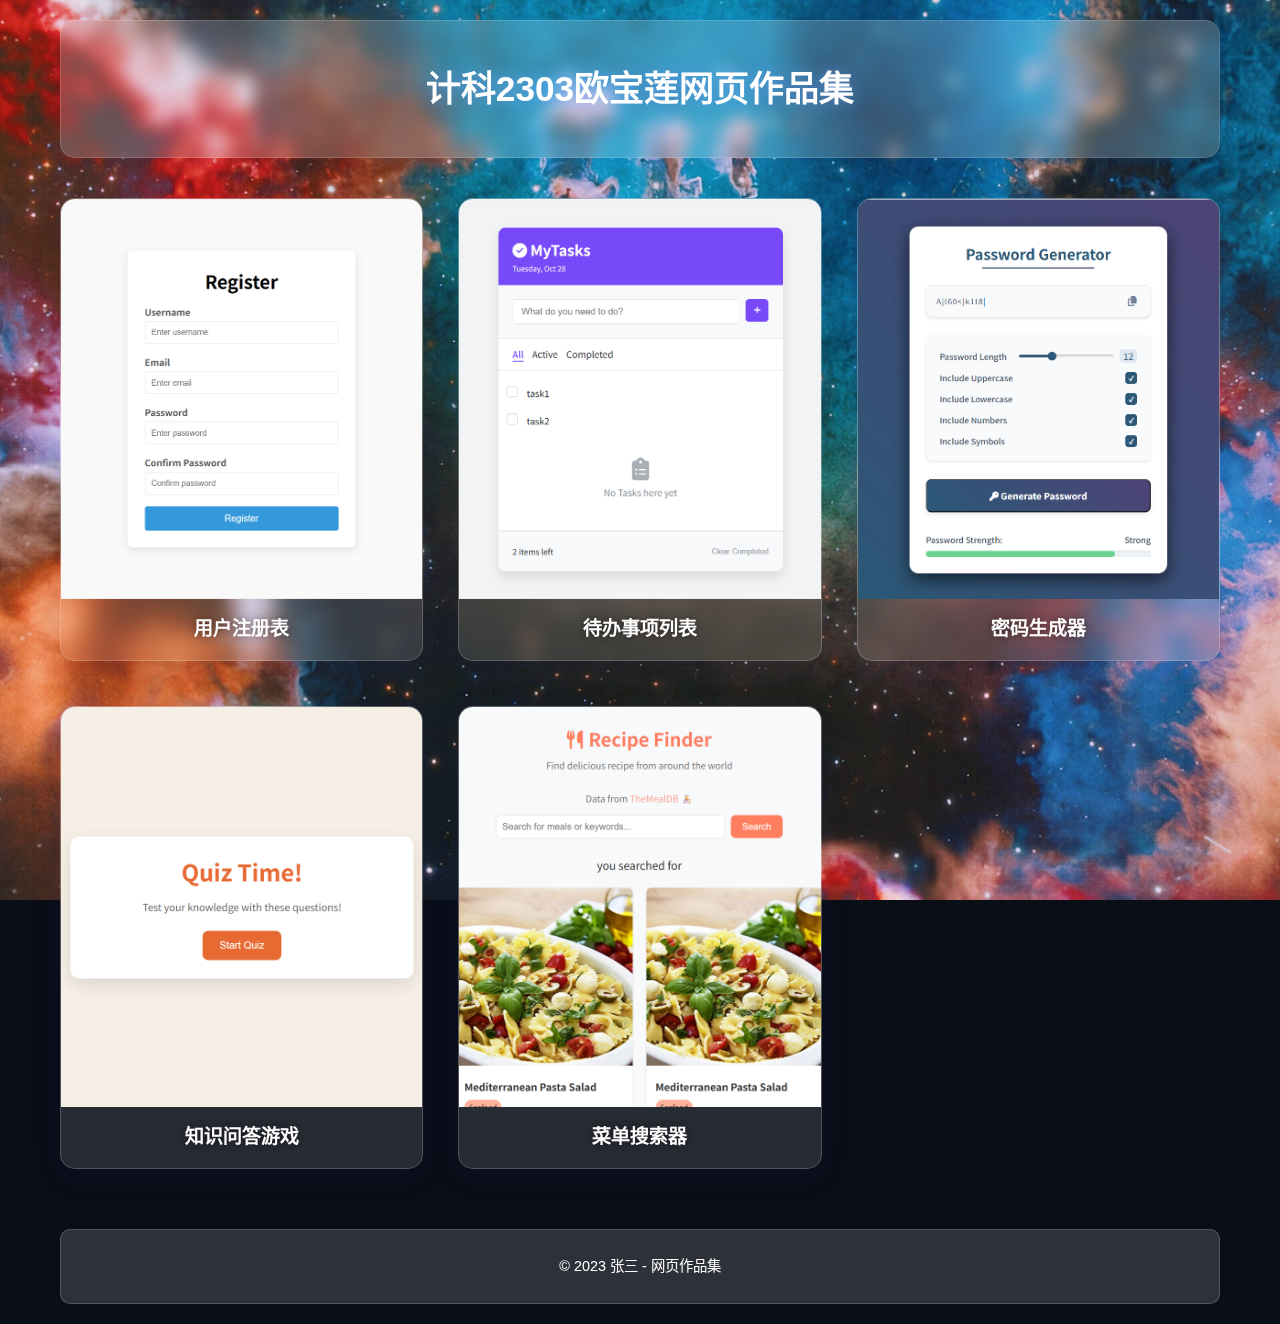
<file: index.html>
<!DOCTYPE html>
<html lang="zh-CN">
<head>
    <meta charset="UTF-8">
    <meta name="viewport" content="width=device-width, initial-scale=1.0">
    <title>项目成果展示</title>
    <link rel="stylesheet" href="style.css">
    <link rel="stylesheet" href="https://cdnjs.cloudflare.com/ajax/libs/font-awesome/6.7.2/css/all.min.css">
</head>
<body>
    <div class="container">
        <header>
            <h1>计科2303欧宝莲网页作品集</h1>
        </header>

        <main>
            <div class="project-grid">
                <a href="projects/Registration-form/index.html" class="project-card">
                    <div class="card-image">
                        <img src="images/Registration-Form.png" alt="用户注册表项目封面">
                        <div class="image-overlay"></div>
                    </div>
                    <div class="card-title">用户注册表</div>
                </a>

                <a href="projects/TODO/index.html" class="project-card">
                    <div class="card-image">
                        <img src="images/TODO-List.png" alt="待办事项列表项目封面">
                        <div class="image-overlay"></div>
                    </div>
                    <div class="card-title">待办事项列表</div>
                </a>

                <a href="projects/Password Generator/index.html" class="project-card">
                    <div class="card-image">
                        <img src="images/Password Generator.png" alt="密码生成器项目封面">
                        <div class="image-overlay"></div>
                    </div>
                    <div class="card-title">密码生成器</div>
                </a>

                <a href="projects/quiz game/index.html" class="project-card">
                    <div class="card-image">
                        <img src="images/QuizGame.png" alt="知识问答游戏项目封面">
                        <div class="image-overlay"></div>
                    </div>
                    <div class="card-title">知识问答游戏</div>
                </a>

                <a href="projects/Recipe Finder/index.html" class="project-card">
                    <div class="card-image">
                        <img src="images/Recipe-Finder.png" alt="菜单搜索器项目封面">
                        <div class="image-overlay"></div>
                    </div>
                    <div class="card-title">菜单搜索器</div>
                </a>
            </div>
        </main>

        <footer>
            <p>&copy; 2023 张三 - 网页作品集</p>
        </footer>
    </div>
</body>
</html>
</file>
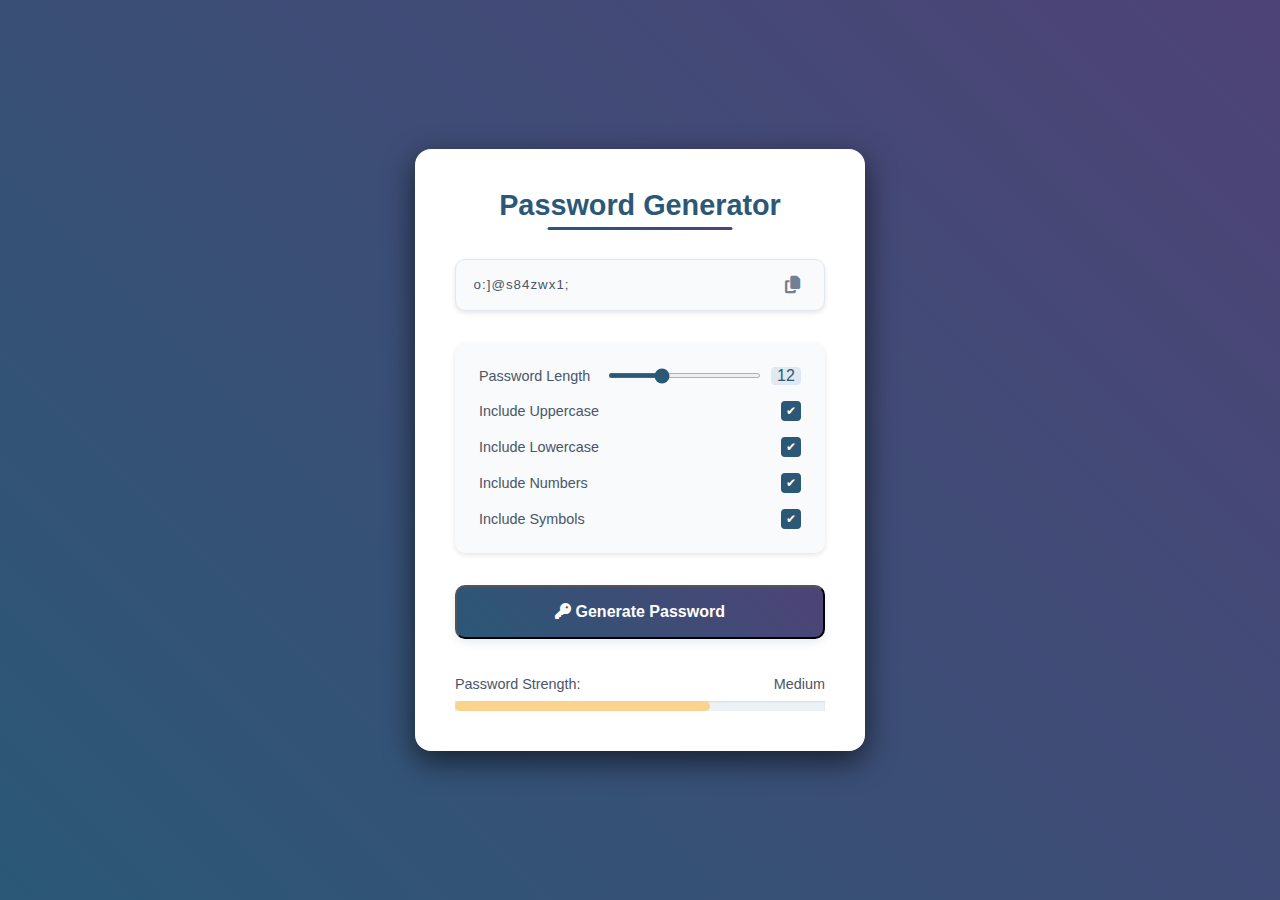
<file: projects/Password Generator/index.html>
<!DOCTYPE html>
<html lang="en">
<head>
    <meta charset="UTF-8">
    <meta name="viewport" content="width=device-width, initial-scale=1.0">
    <title>Password Generator</title>
    <link rel="stylesheet" href="style.css" />
    <link rel="stylesheet" href="https://cdnjs.cloudflare.com/ajax/libs/font-awesome/6.7.2/css/all.min.css" integrity="sha512-Evv84Mr4kqVGRNSgIGL/F/aIDqQb7xQ2vcrdIwxfjThSH8CSR7PBEakCr51Ck+w+/U6swU2Im1vVX0SVk9ABhg==" crossorigin="anonymous" referrerpolicy="no-referrer" />
</head>
<body>
    <div class="container">
        <h1>Password Generator</h1>
        <div class="password-container">
            <input type="text" readonly id="password" />
            <i class="fa-solid fa-copy" id="copy-btn" title="Copy to Clipboard"></i>
        </div>
        <div class="options">
            <div class="option">
                <label for="length">Password Length</label>
                <div class="range-container">
                    <input type="range" id="length" min="6" max="24" value="12" />
                    <span id="length-value" >12</span>
                </div>
            </div>

            <div class="option">
                <label for="uppercase">Include Uppercase</label>
                <input type="checkbox" id="uppercase" checked />
            </div>

            <div class="option">
                <label for="lowercase">Include Lowercase</label>
                <input type="checkbox" id="lowercase" checked />
            </div>

            <div class="option">
                <label for="numbers">Include Numbers</label>
                <input type="checkbox" id="numbers" checked />
            </div>

            <div class="option">
                <label for="symbols">Include Symbols</label>
                <input type="checkbox" id="symbols" checked />
            </div>

        </div>

        <button id="generate-btn">
            <i class="fa-solid fa-key"></i>
            Generate Password
        </button>

        <div class="strength-container">
            <p>Password Strength: <span id="strength-label">Medium</span></p>
            <div class="strength-meter">
                <div class="strength-bar"></div>
            </div>
        </div>
    </div>
    <script src="script.js"></script>
</body>
</html>
</file>
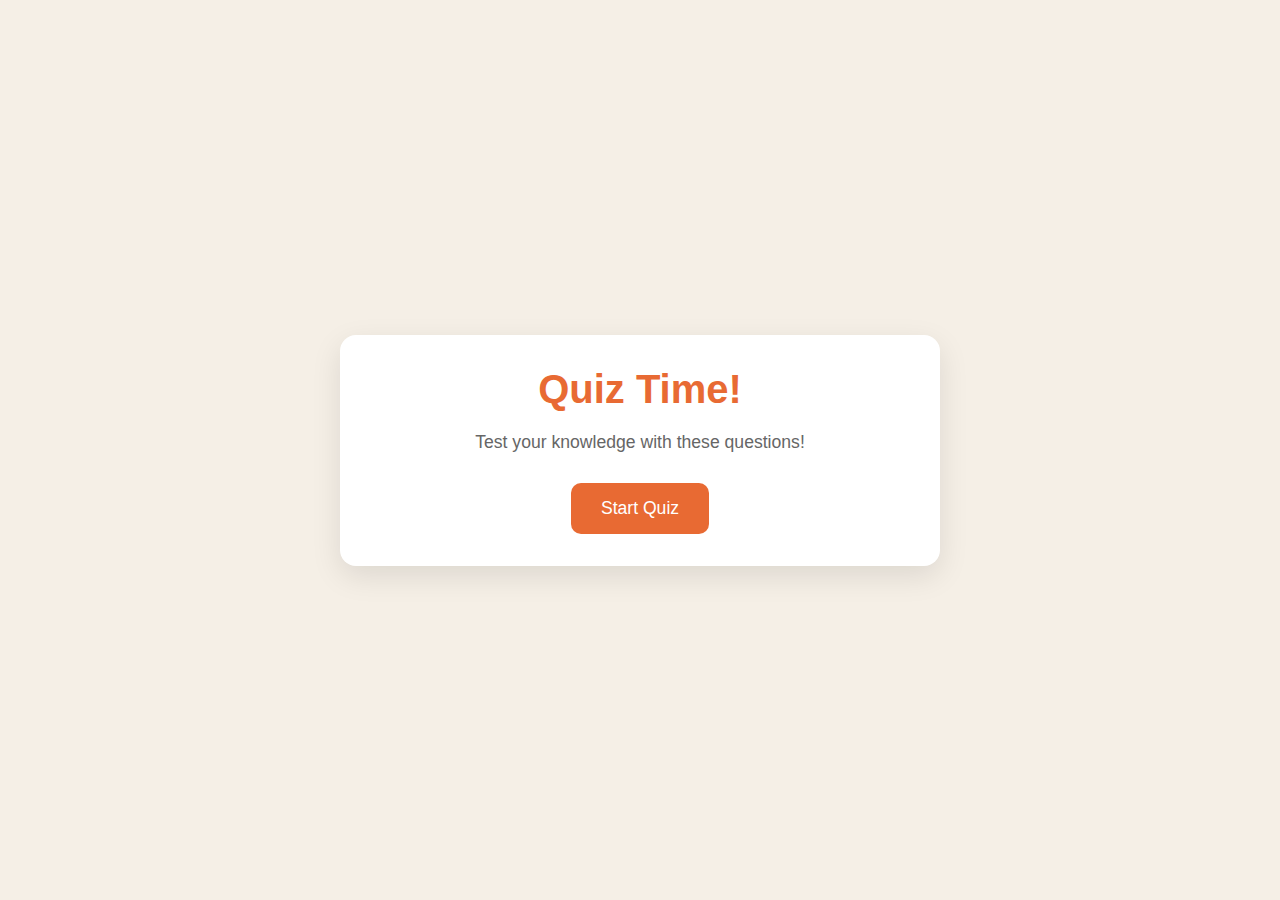
<file: projects/quiz game/index.html>
<!DOCTYPE html>
<html lang="en">
<head>
    <meta charset="UTF-8">
    <meta name="viewport" content="width=device-width, initial-scale=1.0">
    <title>Quiz Game</title>
    <link rel="stylesheet" href="style.css"
</head>
<body>
    <div class="container">
        <div class="screen active" id="start-screen">
            <h1>
                Quiz Time!
            </h1>
            <p>Test your knowledge with these questions!</p>
            <button id="start-btn">Start Quiz</button>
        </div>

        <div class="screen " id="quiz-screen">
            <div class="quiz-header">
                <h2 id="questions-text">Question goes here</h2>
                <div class="quiz-info">
                    <p>Question <span id="current-question">1 </span>of <span id="total-questions">5</span> </p>
                    <p>Score:<span id="score">0</span></p>
                </div>
            </div>

            <div class="answers-container" id="answers-container">
                <!--
                <button class="answer-btn" data-correct="true/false">Answer Text 1</button>
                <button class="answer-btn" data-correct="true/false">Answer Text 2</button>
                <button class="answer-btn" data-correct="true/false">Answer Text 3</button>
                <button class="answer-btn" data-correct="true/false">Answer Text 4</button>-->
            </div>

            <div class="progress-bar">
                <div id="progress" class="progress"></div>
            </div>
        </div>

        <div class="screen " id="result-screen">
            <h1>Quiz Result!</h1>
            <div class="result-info">
                <p>You scored <span id="final-score">0 </span>out of <span id="max-score">5 </span></p>
                <div class="result-message">
                    Good JOb!
                </div>
            </div>
            <button id="result-btn">Restart Quiz</button>
        </div>
    </div>
    <script src="script.js"></script>
</body>
</html>
</file>
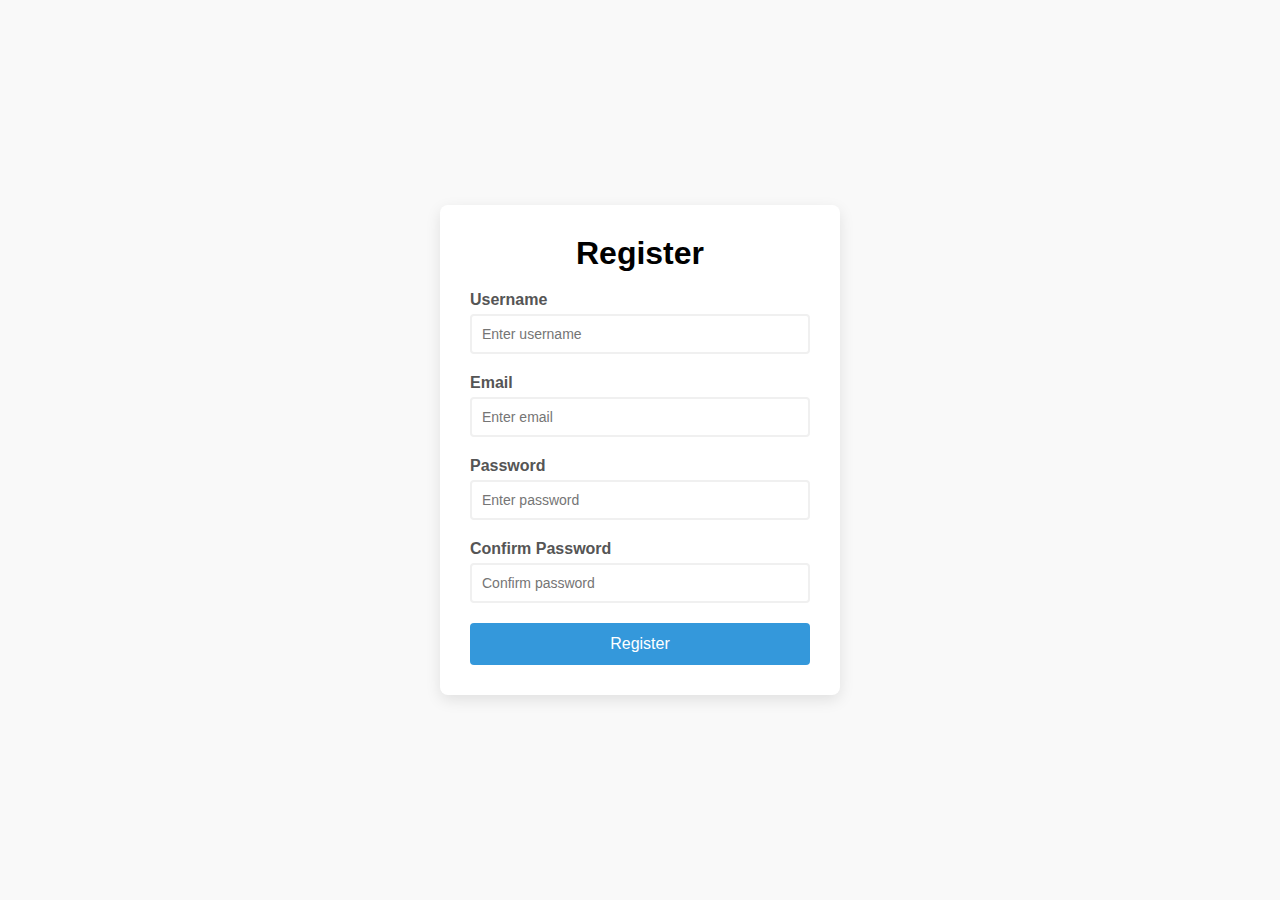
<file: projects/Registration-form/index.html>
<!DOCTYPE html>
<html lang="en">
<head>
    <meta charset="UTF-8">
    <meta name="viewport" content="width=device-width, initial-scale=1.0">
    <title>New Form</title>
    <link  rel="stylesheet" href="./style.css" />
</head>
<body>
    <div class="container">
        <form id="registration-form">
            <h1>Register</h1>

            <div class="form-item">
                <label for="username">Username</label>
                <input type="text" id="username" placeholder="Enter username">
                <small></small>
            </div>

            <div class="form-item">
                <label for="email">Email</label>
                <input type="text" id="email" placeholder="Enter email">
                <small></small>
            </div>

            <div class="form-item">
                <label for="password">Password</label>
                <input type="password"  id="password" placeholder="Enter password" >
                <small></small>
            </div>

            <div class="form-item">
                <label for="confirmPassword">Confirm Password</label>
                <input type="password" id="confirmPassword" placeholder="Confirm password">
                <small></small>
            </div>

            <button type="submit">Register</button>

        </form>
    </div>
    <script src="script.js"></script>
</body>
</html>
</file>
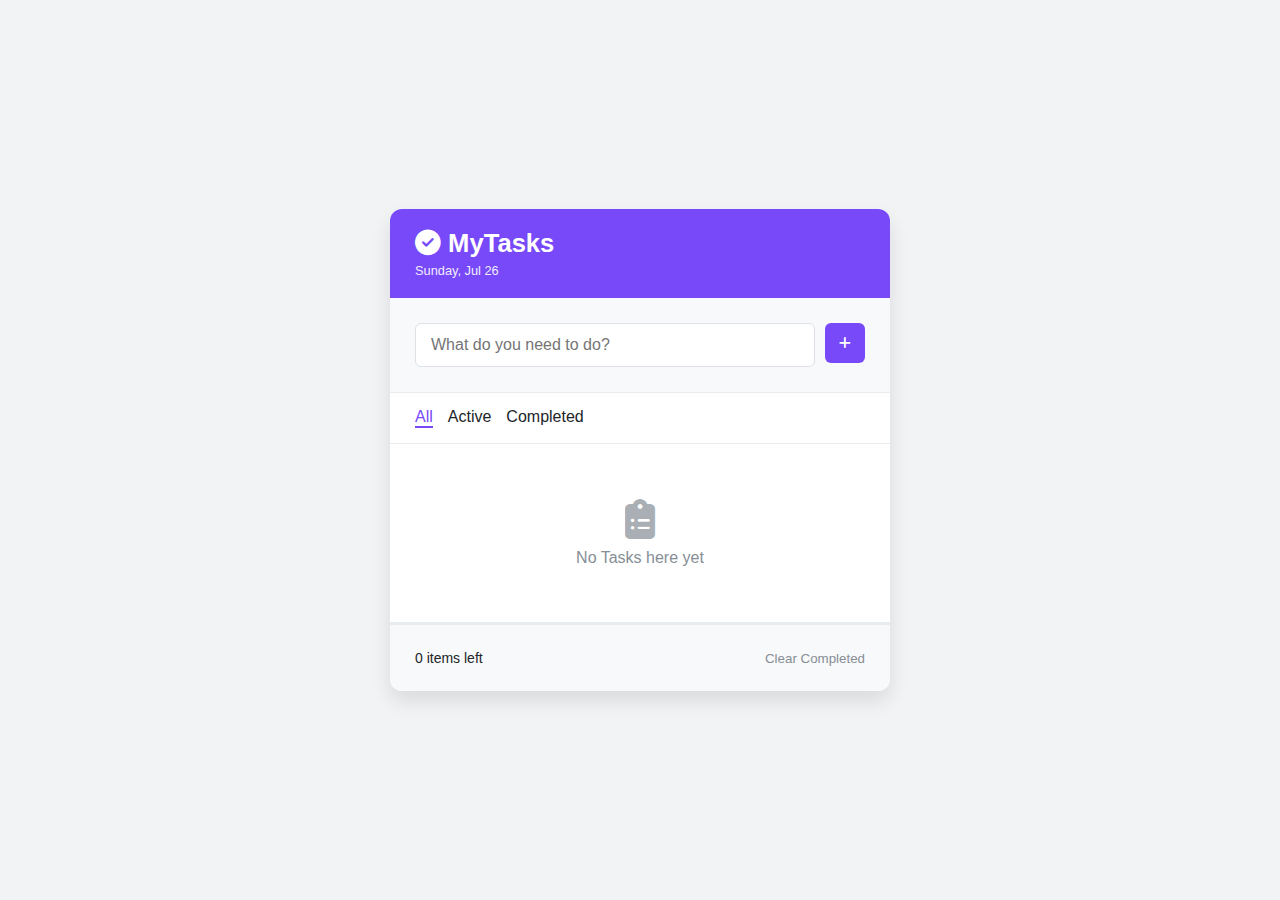
<file: projects/TODO/index.html>
<!DOCTYPE html>
<html lang="en">
<head>
    <meta charset="UTF-8">
    <meta name="viewport" content="width=device-width, initial-scale=1.0">
    <title>TODO</title>
    <link rel="stylesheet" href="style.css">
    <link rel="stylesheet" href="https://cdnjs.cloudflare.com/ajax/libs/font-awesome/6.7.2/css/all.min.css" integrity="sha512-Evv84Mr4kqVGRNSgIGL/F/aIDqQb7xQ2vcrdIwxfjThSH8CSR7PBEakCr51Ck+w+/U6swU2Im1vVX0SVk9ABhg==" crossorigin="anonymous" referrerpolicy="no-referrer" />
</head>
<body>
    <div class="app">
        <header>
            <h1>
                <i class="fa-solid fa-check-circle"></i>
                MyTasks
            </h1>
            <p id="date">date is</p>
        </header>
        <div class="todo-input">
            <input type="text" id="task-input" placeholder="What do you need to do?">
            <button id="add-task"><i class="fa-solid fa-plus"></i>
            </button>
        </div>

        <div class="filters">
            <span class="filter active" data-filter="all">All</span>
            <span class="filter" data-filter="active">Active</span>
            <span class="filter" data-filter="completed">Completed</span>
        </div>

        <div class="todo-container ">

            
            <ul id="todos-list">
                <!--
                <li class="todo-item">
                    <label class="checkbox-container">
                        <input type="checkbox" class="todo-checkbox">
                        <span class="checkmark"></span>
                    </label>
                    <span class="todo-item-text">Buy me a Coffee</span>
                    <button class="delete-btn"><i class="fa-solid fa-times"></i></button>
                </li>    
                --> 
            </ul>
           

            <div class="empty-state ">
                <i class="fa-solid fa-clipboard-list"></i>
                <p>No Tasks here yet</p>
            </div>
        </div>

        <footer>
            <span id="item-left">0 items left</span>
            <button id="clear-completed">Clear Completed</button>
        </footer>
    </div>
    <script src="script.js" defer></script>
</body>
</html>
</file>
<file: style.css>
* {
    margin: 0;
    padding: 0;
    box-sizing: border-box;
    font-family: 'Segoe UI', Tahoma, Geneva, Verdana, sans-serif;
}

body {
    background-color: #0a0e17;
    color: #ffffff;
    line-height: 1.6;
    position: relative;
    overflow-x: hidden;
    min-height: 100vh;
    background-image: url('images/stars.jpg');
    background-size: cover;
    background-position: center;
    background-repeat: no-repeat;
    background-attachment: fixed;
}

.container {
    max-width: 1200px;
    margin: 0 auto;
    padding: 20px;
}

header {
    text-align: center;
    padding: 40px 20px;
    margin-bottom: 40px;
    background: rgba(255, 255, 255, 0.15);
    color: #ffffff;
    border-radius: 15px;
    box-shadow: 0 8px 32px rgba(31, 38, 135, 0.1);
    backdrop-filter: blur(8px);
    border: 1px solid rgba(255, 255, 255, 0.18);
    position: relative;
    overflow: hidden;
}

header::before {
    content: '';
    position: absolute;
    top: 0;
    left: 0;
    width: 100%;
    height: 100%;
    background: linear-gradient(45deg, rgba(100, 149, 237, 0.08), rgba(173, 216, 230, 0.08));
    z-index: -1;
}

h1 {
    font-size: 2.2rem;
    font-weight: 600;
    color: #ffffff;
    text-shadow: 0 0 15px rgba(100, 149, 237, 0.7);
}

.project-grid {
    display: grid;
    grid-template-columns: repeat(auto-fill, minmax(280px, 1fr));
    gap: 35px;
    margin-bottom: 50px;
}

.project-card {
    background: rgba(255, 255, 255, 0.12);
    border-radius: 15px;
    overflow: hidden;
    box-shadow: 0 8px 32px rgba(31, 38, 135, 0.1);
    transition: all 0.4s ease;
    text-decoration: none;
    color: inherit;
    margin-bottom: 10px;
    backdrop-filter: blur(10px);
    border: 1px solid rgba(255, 255, 255, 0.2);
    position: relative;
}

.project-card::before {
    content: '';
    position: absolute;
    top: 0;
    left: 0;
    width: 100%;
    height: 100%;
    background: linear-gradient(135deg, rgba(100, 149, 237, 0.15), rgba(173, 216, 230, 0.15));
    opacity: 0;
    transition: opacity 0.4s ease;
    z-index: -1;
}

.project-card:hover {
    transform: translateY(-10px);
    box-shadow: 0 15px 30px rgba(100, 149, 237, 0.25);
    background: rgba(255, 255, 255, 0.18);
}

.project-card:hover::before {
    opacity: 1;
}

.card-image {
    height: 180px;
    width: 100%;
    min-height: 400px;
    position: relative;
    overflow: hidden;
}

.card-image img {
    width: 100%;
    height: 100%;
    object-fit: cover;
    transition: transform 0.3s ease;
}

.project-card:hover .card-image img {
    transform: scale(1.05);
}

.image-overlay {
    position: absolute;
    top: 0;
    left: 0;
    width: 100%;
    height: 100%;
    background: rgba(255, 255, 255, 0.1);
    opacity: 0;
    transition: opacity 0.3s ease;
    display: flex;
    align-items: center;
    justify-content: center;
}

.project-card:hover .image-overlay {
    opacity: 1;
}

.card-title {
    padding: 15px 10px;
    text-align: center;
    color: #ffffff;
    font-weight: 600;
    font-size: 1.2rem;
    text-shadow: 0 0 8px rgba(0, 0, 0, 0.5);
}

footer {
    text-align: center;
    padding: 25px 20px;
    color: #ffffff;
    font-size: 0.9rem;
    margin-top: 20px;
    background: rgba(255, 255, 255, 0.15);
    border-radius: 10px;
    backdrop-filter: blur(8px);
    border: 1px solid rgba(255, 255, 255, 0.18);
}

@media (max-width: 768px) {
    .project-grid {
        grid-template-columns: repeat(auto-fill, minmax(250px, 1fr));
        gap: 30px;
    }
    
    h1 {
        font-size: 1.8rem;
    }
    
    header {
        margin-bottom: 35px;
    }
}

@media (max-width: 480px) {
    .project-grid {
        grid-template-columns: 1fr;
        gap: 25px;
    }
    
    header {
        padding: 30px 15px;
        margin-bottom: 30px;
    }
    
    h1 {
        font-size: 1.6rem;
    }
    
    .card-image {
        height: 160px;
        min-height: 350px;
    }
    
    .card-title {
        padding: 12px 10px;
    }
}
</file>
<file: projects/Password Generator/style.css>
:root{
    --primary-color:#2b5876;
    --secondary-color:#4e4376;
    --weak-color:#fc8181;
    --medium-color:#fbd38d;
    --strong-color:#68d391;
}

*{
    margin: 0;
    padding: 0;
    box-sizing: border-box;
    font-family: sans-serif;
}

body{
    background: linear-gradient(45deg, var(--primary-color),var(--secondary-color));
    display: flex;
    justify-content: center;
    align-items: center;
    min-height: 100vh;
}

.container{
    background-color: #fff;
    padding: 2.5rem;
    border-radius: 1rem;
    box-shadow: 0 10px 30px rgba(0, 0, 0, 0.6);
    width: 90%;
    max-width: 450px;
}

h1{
    text-align: center;
    margin-bottom: 1.8rem;
    color: var(--primary-color);
    font-size: 1.8rem;
    font-weight: 700;
    position: relative;
    padding-bottom: 0.5rem;
}

h1::after{
    content: "";
    position: absolute;
    bottom: 0;
    height: 3px;
    width: 50%;
    background: linear-gradient(90deg,var(--primary-color),var(--secondary-color));
    left: 50%;
    transform: translate(-50%);
    border-radius: 3px;
}

.password-container{
    margin-bottom: 2rem;
    background-color: #f8fafc;
    border-radius: 10px;
    border: 1px solid #e2e8f0;
    overflow: hidden;
    box-shadow: 0 2px 5px rgba(0, 0, 0, 0.1);
    display: flex;
    align-items: center;
    justify-content: space-between;
    padding: 0 1rem 0 0;

}

#password{
    width: 100%;
    padding: 1.1rem;
    padding-right: 50px;
    border: none;
    background: transparent;
    color: #4a5568;
    letter-spacing: 1px;
    outline: none;
    border-radius: 18px;
}

#copy-btn{
    cursor: pointer;
    color: #718096;
    font-size: 1.1rem;
    width: 35px;
    height: 35px;
    justify-content: center;
    display: flex;
    align-items: center;
    border-radius: 50%;
}

#copy-btn:hover{
    color: var(--primary-color);
}

.options{
    margin-bottom: 2rem;
    background-color: #f8fafc;
    padding: 1.5rem;
    border-radius: 10px;
    box-shadow: 0 2px 5px rgba(0, 0, 0, 0.1);
}

.option{
    display: flex;
    justify-content: space-between;
    align-items: center;
    margin-bottom: 1rem;
}

.option:last-child{
    margin-bottom: 0;
}

.option label{
    font-size: 0.9rem;
    color: #4a5568;
    font-weight: 500;
}

.range-container{
    display: flex;
    align-items: center;
    gap: 10px;
    width: 60%;
}

input[type="range"]{
    accent-color: var(--primary-color);
    height: 5px;
    cursor: pointer;
    flex: 1;
}

#length-value{
    font-size: 600;
    color: var(--primary-color);
    text-align: center;
    background: #e2e8f0;
    border-radius: 4px;
    width: 30px;
}

input[type="checkbox"]{
    width: 20px;
    height: 20px;
    border: 2px solid var(--primary-color);
    appearance: none;
    border-radius: 4px;
    cursor: pointer;
    outline: none;
    position: relative;
    transition: all 0.3s;
}

input[type="checkbox"]:checked{
    background-color: var(--primary-color);
}

input[type="checkbox"]:checked::after{
    content: "\2714";
    position: absolute;
    color: white;
    left: 50%;
    top: 50%;
    transform: translate(-50%,-50%);
    font-size: 12px;
}

button{
    width: 100%;
    padding: 1rem;
    background: linear-gradient(45deg, var(--primary-color),var(--secondary-color));
    color: white;
    font-size: 1rem;
    font-weight: 600;
    cursor: pointer;
    border-radius: 10px;
    transition: all 0.3s;
    margin-bottom: 1.5rem;
    box-shadow:0 4px 8px rgba(43, 88, 118, 0.1);
}

button:hover{
    transform: translateY(-5px);
}

button:active{
    transform: translateY(0);
}

.strength-container{
    margin-top: 0.8rem;
}

.strength-container p{
    font-size: 0.9rem;
    color: #4a5568;
    margin-bottom: 0.6rem;
    display: flex;
    align-items: center;
    justify-content: space-between;
    font-weight: 500;
}

.strength-label{
    color: var(--primary-color);
    font-weight: 700;
}

.strength-meter{
    height: 10px;
    background-color: #edf2f7;
    margin-top: 0.6rem;
    overflow: hidden;
    box-shadow: inset 0 1px 2px rgba(0, 0, 0, 0.1);
}

.strength-bar{
    height: 100%;
    width: 0;
    min-width: 5%;
    background-color: var(--weak-color);
    transition: all 0.3s;
    border-radius: 5px;
}

@media (max-width:768px){
    .container{
        width: 95%;
        padding: 1.8rem;
    }

    h1{
        font-size: 1.6rem;
    }

    .option label{
        font-size: 0.9rem;
    }
}
</file>
<file: projects/quiz game/style.css>
*{
    margin:0;
    padding:0;
    box-sizing:border-box;
}

body{
    background:#f5efe6;
    display:flex;
    justify-content: center;
    align-items: center;
    min-height: 100vh;
    padding: 1rem;
    font-family: sans-serif;
}

.container{
    background-color: white;
    border-radius: 1rem;
    box-shadow: 0 10px 30px rgba(0,0,0,0.1);
    width:100%;
    max-width:600px;
    overflow: hidden;
    position: relative;
}

.screen{
    display: none;
    padding: 2rem;
    text-align: center;
}

.screen.active{
    display: block;
}

#start-screen h1{
    color: #e86a33;
    margin-bottom: 20px;
    font-size: 2.5rem;
}

#start-screen p{
    color: #666;
    margin-bottom: 30px;
    font-size: 1.1rem;
}

button{
    background-color: #e86a33;
    color: white;
    border: none;
    padding: 15px 30px;
    border-radius: 10px;
    font-size: 1.1rem;
    cursor: pointer;
    transition: background-color 0.3s;
}

button:hover{
    background-color: #d45b28;

}

.quiz-header{
    margin-bottom: 1rem;

}

.questions-text{
    color: #333;
    font-size: 1.5rem;
    margin-bottom: 1rem;

}

.quiz-info{
    display: flex;
    justify-content: space-between;
    color: #666;
    margin-bottom: 10px;

}

.answers-container{
    display: flex;
    flex-direction: column;
    gap: 10px;
    margin-bottom: 20px;

}

.answer-btn{
    background-color: #f8f0e5;
    color: #333;
    border: 2px splid #eadbc8;
    border-radius: 1rem;
    padding: 1rem;
    cursor: pointer;
    text-align: left;
    transition: all 0.3s;

}

.answer-btn:hover{
    background-color: #eadbc8;
    border-color: #dac0ca;
}

.answer-btn.correct{
    background-color: #e6fff0;
    border-color: #a3f0c4;
    color: #28a745;
}

.answer-btn.incorrect{
    background-color: #fff0f0;
    border-color: #ffbdbd;
    color: #dc3435;
}

.progress-bar{
    height: 10px;
    background-color: #f8f0e5;
    border-radius: 5px;
    overflow: hidden;
    margin-top: 20px;
}

.progress{
    height: 100%;
    background-color: #e86a33;
    width: 0%;
    transition: width 0.3s;
}

#result-screen h1{
    color: #e86a33;
    margin-bottom: 30px;

}

.result-info{
    background-color: #f8f0e5;
    border-radius: 10px;
    padding: 20px;
    margin-bottom: 30px;

}

.result-info p{
    font-size: 1.2rem;
    color: #333;
    margin-bottom: 1rem;
}

.result-message{
    font-size: 1.5rem;
    font-weight: 600;
    color: #e86a33;

}

@media(max-width:500px){
    .screen{
        padding: 1rem;
    }

    #start-screen h1{
        font-size: 2rem;
    }

    #questions-text{
        font-size: 1.3rem;
    }

    .answer-btn{
        padding: 12px;
    }

    button{
        padding: 12px 25px;
        font-size: 1rem;
    }
}
</file>
<file: projects/Registration-form/style.css>
*{
    margin:0;
    padding: 0;
    box-sizing: border-box;
}

body{
    background-color: #f9f9f9;
    font-family: sans-serif;
    display: flex;
    justify-content: center;
    align-items: center;
    min-height: 100vh;
}

.container{
    background-color: #fff;
    border-radius: 8px;
    box-shadow: 0px 5px 15px rgba(0, 0, 0, 0.1);
    max-width: 400px;
    width: 100%;
    padding: 30px;
    overflow: hidden;
}

h1{
    text-align: center;
    margin-bottom: 1.2rem;

}

.form-item{
    margin-bottom: 20px;
    position: relative;
}

label{
    display: block;
    margin-bottom: 5px;
    color: #555;
    font-weight: bold;

}

input{
    border: 2px solid #f0f0f0;
    border-radius: 4px;
    display: block;
    width: 100%;
    padding: 10px;
    font-size: 14px;
}

input:focus{
    outline: none;
    border-color: #3498db;
}

small{
    visibility: hidden;
    position: absolute;
    bottom: -18px;
    left: 0;
    font-size: 12px;

}

button{
    cursor: pointer;
    background-color: #3498db;
    border: none;
    color: white;
    display: block;
    font-size: 1rem;
    margin-top: 20px;
    padding: 12px;
    border-radius: 4px;
    width: 100%;

}

button:hover{
    background-color: #2980b9;
}

.form-item.error input{
    border-color: #e74c3c;
}
.form-item.success input{
    border-color: #2ecc71;
}

.form-item.error small{
    visibility: visible;
    color: #e74c3c;
}
</file>
<file: projects/TODO/style.css>
*{
    margin: 0;
    padding: 0;
    box-sizing: border-box;
    
}
:root{
    --primary: #7749f8;
    --primary-light:#9775fa;
    --dark:#212529;
    --light:#f8f9fa;
    --gray:#868e96;
    --danger:#fa5252;
    --success:#40c057;
    --border:#e9ecef;
}

body{
    font-family: sans-serif;
    background-color:#f1f3f5;
    display: flex;
    justify-content: center;
    align-items: center;
    min-height: 100vh;
    color: var(--dark);
}

.app{
    width: 100%;
    max-width: 500px;
    background-color: #fff;
    border-radius: 12px;
    overflow: hidden;
    box-shadow: 0 10px 20px rgba(0,0,0,0.1);
}

header{
    background-color: var(--primary);
    color:white;
    padding: 20px 25px;
    
}

header h1{
    font-size: 1.6rem;
    margin-bottom: 5px;
    font-weight: 600;

}

header p{
    font-size: 0.8rem;
    opacity: 0.9;
    
}

.todo-input{
    padding: 25px;
    display: flex;
    gap: 10px;
    background-color: var(--light);
    border-bottom: 1px solid var(--border);
}

.todo-input input{
    flex: 1;
    padding: 12px 15px;
    border: 1px solid #dee2e6;
    border-radius: 6px;
    font-size: 1rem;
    transition: 0.3s;
    
}

.todo-input input:focus{
    border-color: var(--primary);
    outline: none;
    box-shadow: 0 0 0 3px rgba(119, 73, 248, 0.15);
}   

.todo-input button{
    border:none;
    background-color: var(--primary);
    color:white;
    width: 40px;
    height: 40px;
    border-radius: 6px;
    cursor: pointer;
    transition: 0.3s;
}

.todo-input button:hover{
    background-color: var(--primary-light);
}

.filters{
    display: flex;
    gap: 15px;
    padding: 15px 25px;
    border-bottom: 1px solid var(--border);
    cursor: pointer;
}

.filters:hover{
    color: var(--primary);
}

.filters .active{
    color: var(--primary);
    border-bottom: 2px solid var(--primary);
    font-weight: 500;
}

.todo-container{
    padding: 15px 0;
    max-height: 300px;
    overflow-y: auto;
}


/*
#todos-list{
    display: none;
}
*/

.empty-state{
    display: flex;
    flex-direction:column;
    align-items: center;
    justify-content: center;
    color: var(--gray);
    padding: 40px 0;
}

.empty-state i{
    font-size: 40px;
    margin-bottom: 10px;
    opacity: 0.7;
}

.hidden{
    display: none;
}

footer{
    display: flex;
    justify-content: space-between;
    align-items: center;
    padding: 25px;
    border-top: solid var(--border);
    background-color: var(--light);
    font-size: 14px;
}

#items-left{
    color: var(--gray);
}

#clear-completed{
    border: none;
    background: none;
    color: var(--gray);
    cursor: pointer;
    transition:all 0.3s;
}

#clear-completed:hover{
    color: var(--danger);
}

#todos-list{
    list-style: none;
}

.todo-item{
    display: flex;
    align-items: center;
    padding: 12px 15px;
    transition: background-color 0.3s;
}

.todo-item:hover{
    background-color: var(--light);
}

.checkbox-container{
    margin-right: 15px;
}

.todo-checkbox{
    opacity: 0;
    position: absolute;
}

.checkmark{
    width: 20px;
    height: 20px;
    border: 2px solid #dee2e6;
    border-radius: 4px;
    display: inline-block;
    position: relative;
    cursor: pointer;
    transition: all 0.2s;
}

.todo-checkbox:checked + .checkmark{
    background-color: var(--success);
    border-color: var(--success);
}

.todo-checkbox:checked + .checkmark::after{
    content: '';
    position: absolute;
    left: 5px;
    top: 2px;
    width: 5px;
    height: 10px;
    border: solid white;
    border-width: 0 2px 2px 0;
    transform: rotate(45deg);
}

.todo-item-text{
    flex: 1;
    font-size: 1rem;
    transition:all 0.2s;

}

.todo-item.completed .todo-item-text{
    text-decoration: line-through;
    color: var(--gray);
}

.delete-btn{
    border: none;
    background: none;
    color: var(--gray);
    cursor: pointer;
    font-size: 16px;
    opacity: 0;
    transition: 0.2s;
}

.todo-item:hover .delete-btn{
    opacity: 1;
}

.delete-btn:hover{
    color: var(--danger);
}
</file>
